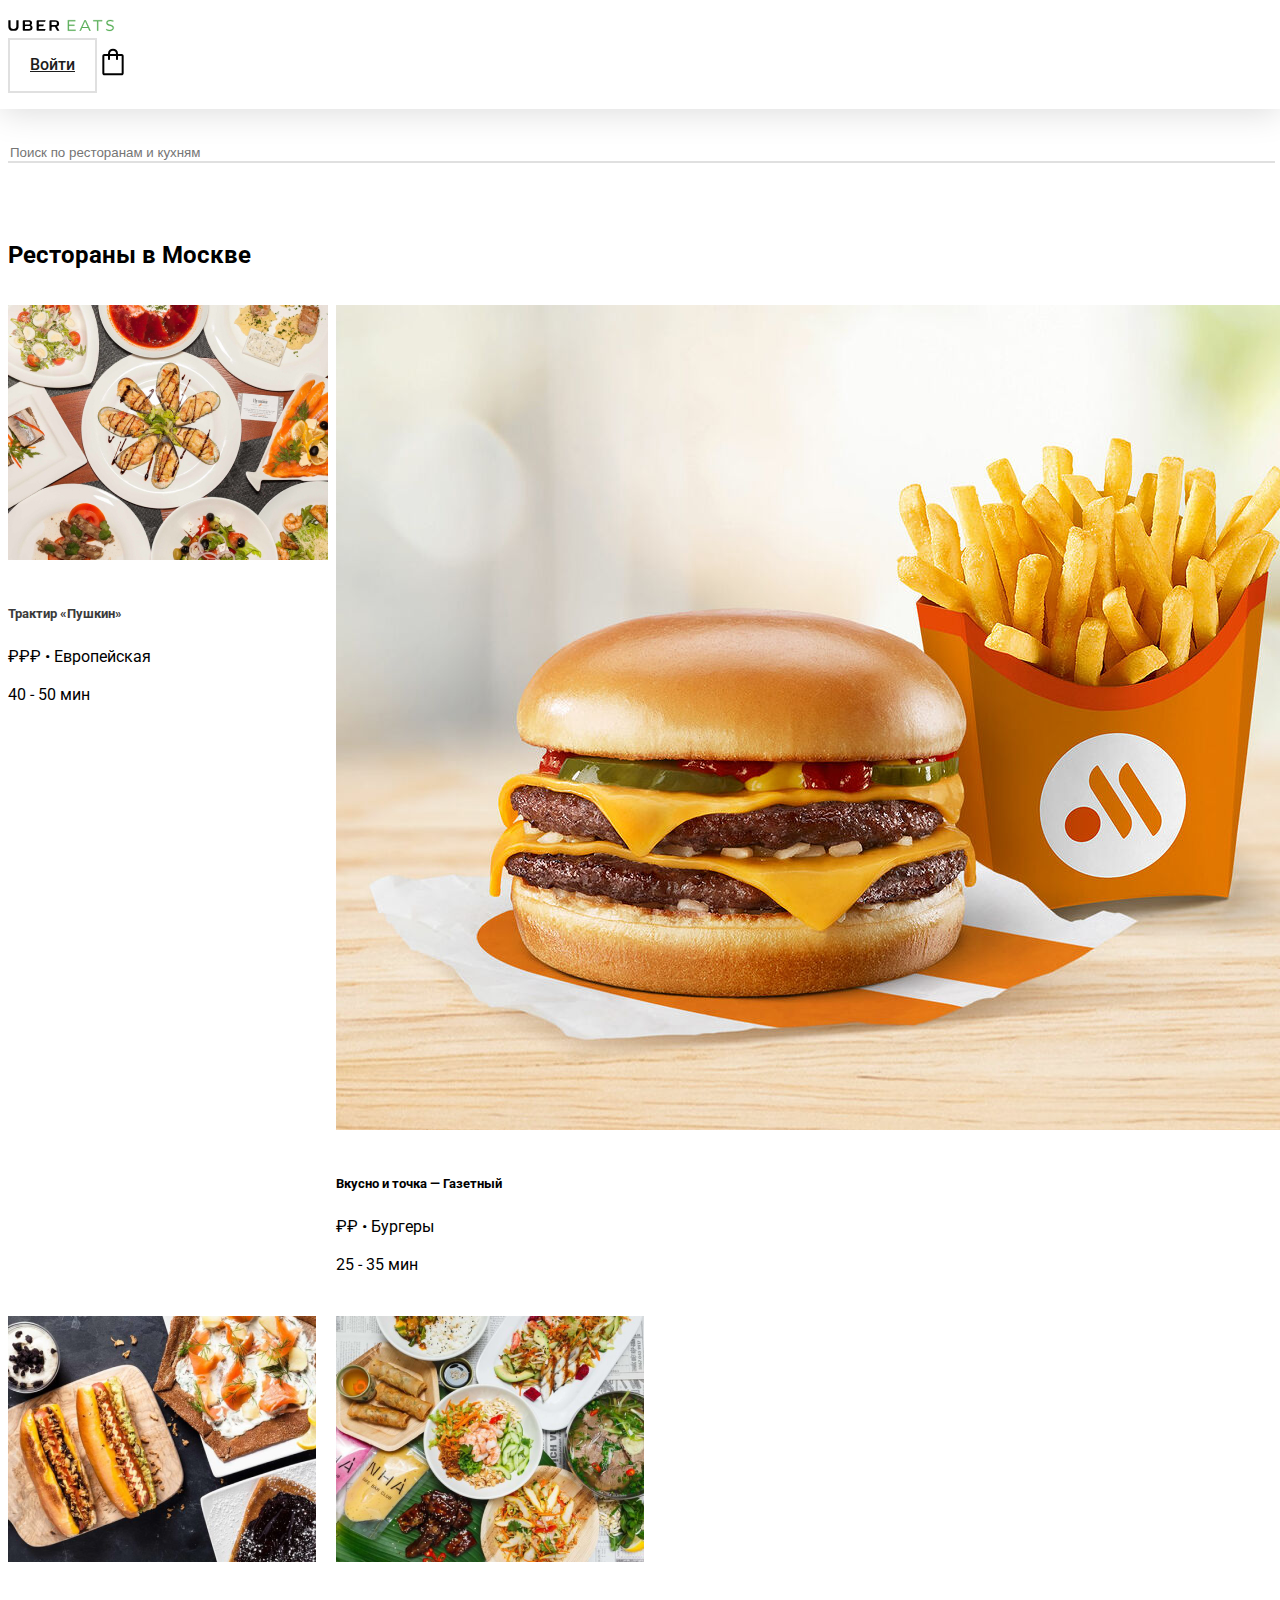
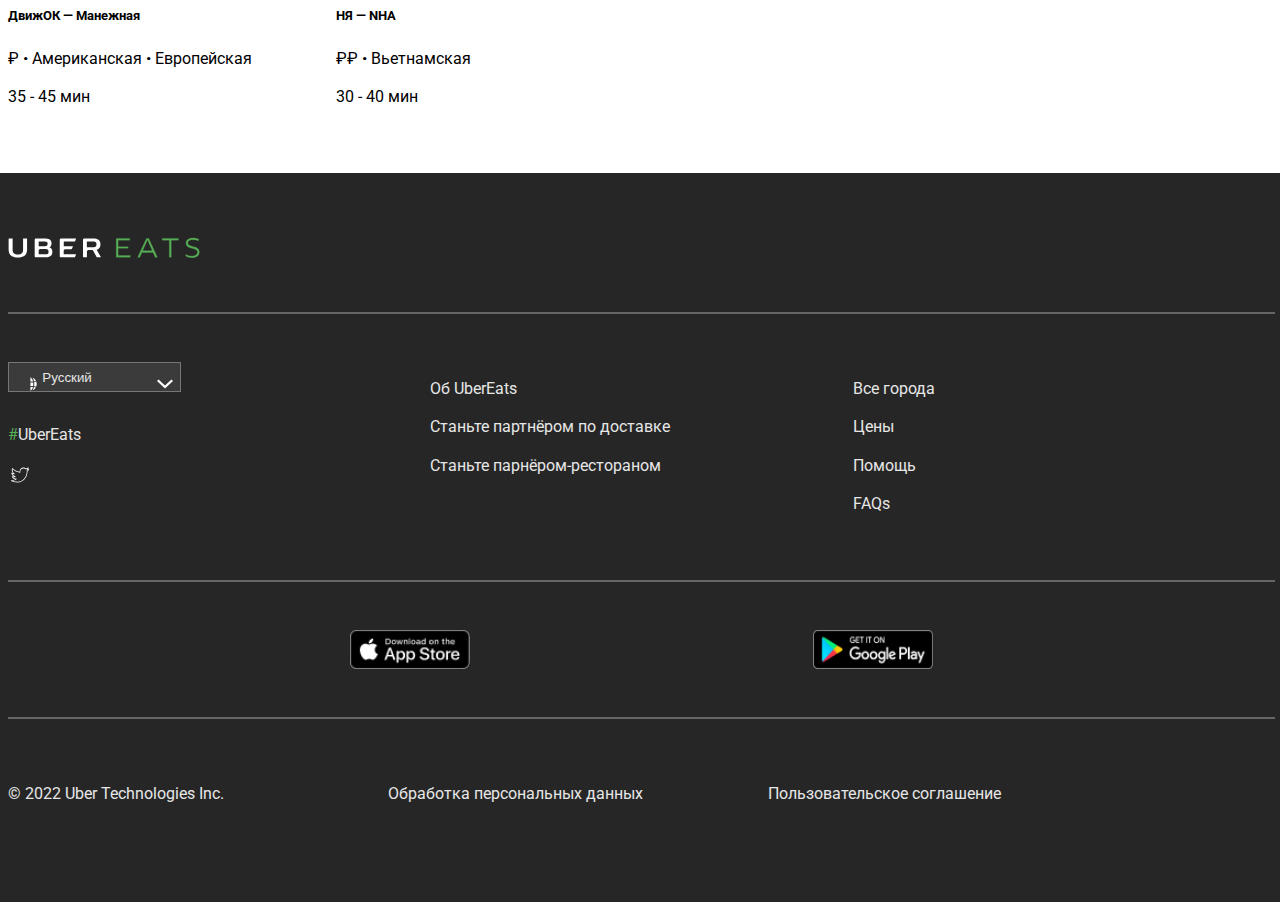
<file: index.html>
<!DOCTYPE html>
<html lang="ru" data-adblockkey="">
<head>
    <meta charset="UTF-8">
    <meta http-equiv="X-UA-Compatible" content="IE=edge">
    <meta name="viewport" content="width=device-width, initial-scale=1.0">
    <meta name="creator" content="Sprada-rus">
    <meta name="description" content="Test site UberEats">

    <link rel="stylesheet" href="main.css">
    <link href="https://cdn.jsdelivr.net/npm/bootstrap@5.1.3/dist/css/bootstrap.min.css" rel="stylesheet" integrity="sha384-1BmE4kWBq78iYhFldvKuhfTAU6auU8tT94WrHftjDbrCEXSU1oBoqyl2QvZ6jIW3" crossorigin="anonymous">    

    <title>UberEats</title>
</head>
<body>
    <header>
        <div class="container-lg d-flex flex-row justify-content-between align-items-center">
            <div class="header__logo">
                <img src="img/logo.svg" alt="Logo">
            </div>
            <div class="header__actions">
                <a href="" class="btn btn-primary btn-uber">Войти</a>
                <a href="" class="btn btn-bag"><img src="img/icons/shopping_bag.svg" alt="shopping_bag"></a>
            </div>
        </div>
    </header>

    <div class="container-lg main-content">
        <div class="search-block">
            <input type="text" placeholder="Поиск по ресторанам и кухням" class="serach-block__input">
        </div>

        <div class="list-elements">
            <h2>Рестораны в Москве</h2>
            
            <div class="list-elements__cards">
                <div class="card">
                    <img src="img/photo-restaurants/pushkin.jpg">
                    <div class="card__descr">
                        <h5><a href="pushkin.html">Трактир «Пушкин»</a></h5>
                        <p>₽₽₽ • Европейская</p>
                        <p>40 - 50 мин</p>
                    </div>
                </div>

                <div class="card">
                    <img src="img/photo-restaurants/Tochka.jpg">
                    <div class="card__descr">
                        <h5>Вкусно и точка — Газетный</h5>
                        <p>₽₽ • Бургеры</p>
                        <p>25 - 35 мин</p>
                    </div>
                </div>

                <div class="card">
                    <img src="img/photo-restaurants/DimSu.png">
                    <div class="card__descr">
                        <h5>DimSum & Co — ЦДМ</h5>
                        <p>₽ • Японская • Китайская • Азиатская</p>
                        <p>40 - 50 мин</p>
                    </div>
                </div>

                <div class="card">
                    <img src="img/photo-restaurants/DvizhOk.png">
                    <div class="card__descr">
                        <h5>ДвижОК — Манежная</h5>
                        <p>₽ • Американская • Европейская</p>
                        <p>35 - 45 мин</p>
                    </div>
                </div>

                <div class="card">
                    <img src="img/photo-restaurants/NHA.png">
                    <div class="card__descr">
                        <h5>НЯ — NHA</h5>
                        <p>₽₽ • Вьетнамская</p>
                        <p>30 - 40 мин</p>
                    </div>
                </div>
            </div>
        </div>
    </div>

    <footer>
        <div class="footer__content container-lg">
            <div class="footer__content--logo">
                <img src="img/white-logo.svg" alt="">
            </div>
            <div class="footer__content--info">

                <div class="language-media">
                    <div class="uber-select">
                        <span class="select-world"></span>
                        <select name="language" id="language">
                            <option value="1" selected>Русский</option>
                        </select>
                        <span class="select-arrow"></span>
                    </div>
                    
    
                    <div class="social-media">
                        <p>
                            <span class="hashtag">#</span>UberEats
                        </p>
                        <img src="img/icons/twitter.svg" alt="">
                    </div>
                </div>    
                

                <div class="about-1">
                    <p>Об UberEats</p>
                    <p>Станьте партнёром по доставке</p>
                    <p>Станьте парнёром-рестораном</p>
                </div>

                <div class="about-2">
                    <p>Все города</p>
                    <p>Цены</p>
                    <p>Помощь</p>
                    <p>FAQs</p>
                </div>

            </div>
            <div class="footer__content--apps">
                <img src="img/apps/app-store.png" alt="App store">
                <img src="img/apps/google-play.png" alt="Google play">
            </div>
            <div class="footer__content--copyright">
                <p>© 2022 Uber Technologies Inc.</p>
                <p>Обработка персональных данных</p>
                <p>Пользовательское соглашение</p>
            </div>
            <button class="btn btn-up" onclick="toTop"><img src="img/icons/arrow_upward.svg"></button>
        </div>
        
    </footer>

    <!-- <script src="https://cdn.jsdelivr.net/npm/bootstrap@5.1.3/dist/js/bootstrap.bundle.min.js" integrity="sha384-ka7Sk0Gln4gmtz2MlQnikT1wXgYsOg+OMhuP+IlRH9sENBO0LRn5q+8nbTov4+1p" crossorigin="anonymous"></script> -->
    <script>
        function toTop(e) {
            document.body.scrollTop = 0;
            document.documentElement.scrollTop = 0;
            console.log('Event!')
        }

        document.querySelector('.btn-up').addEventListener('click', toTop);
    </script>
</body>
</html>
</file>
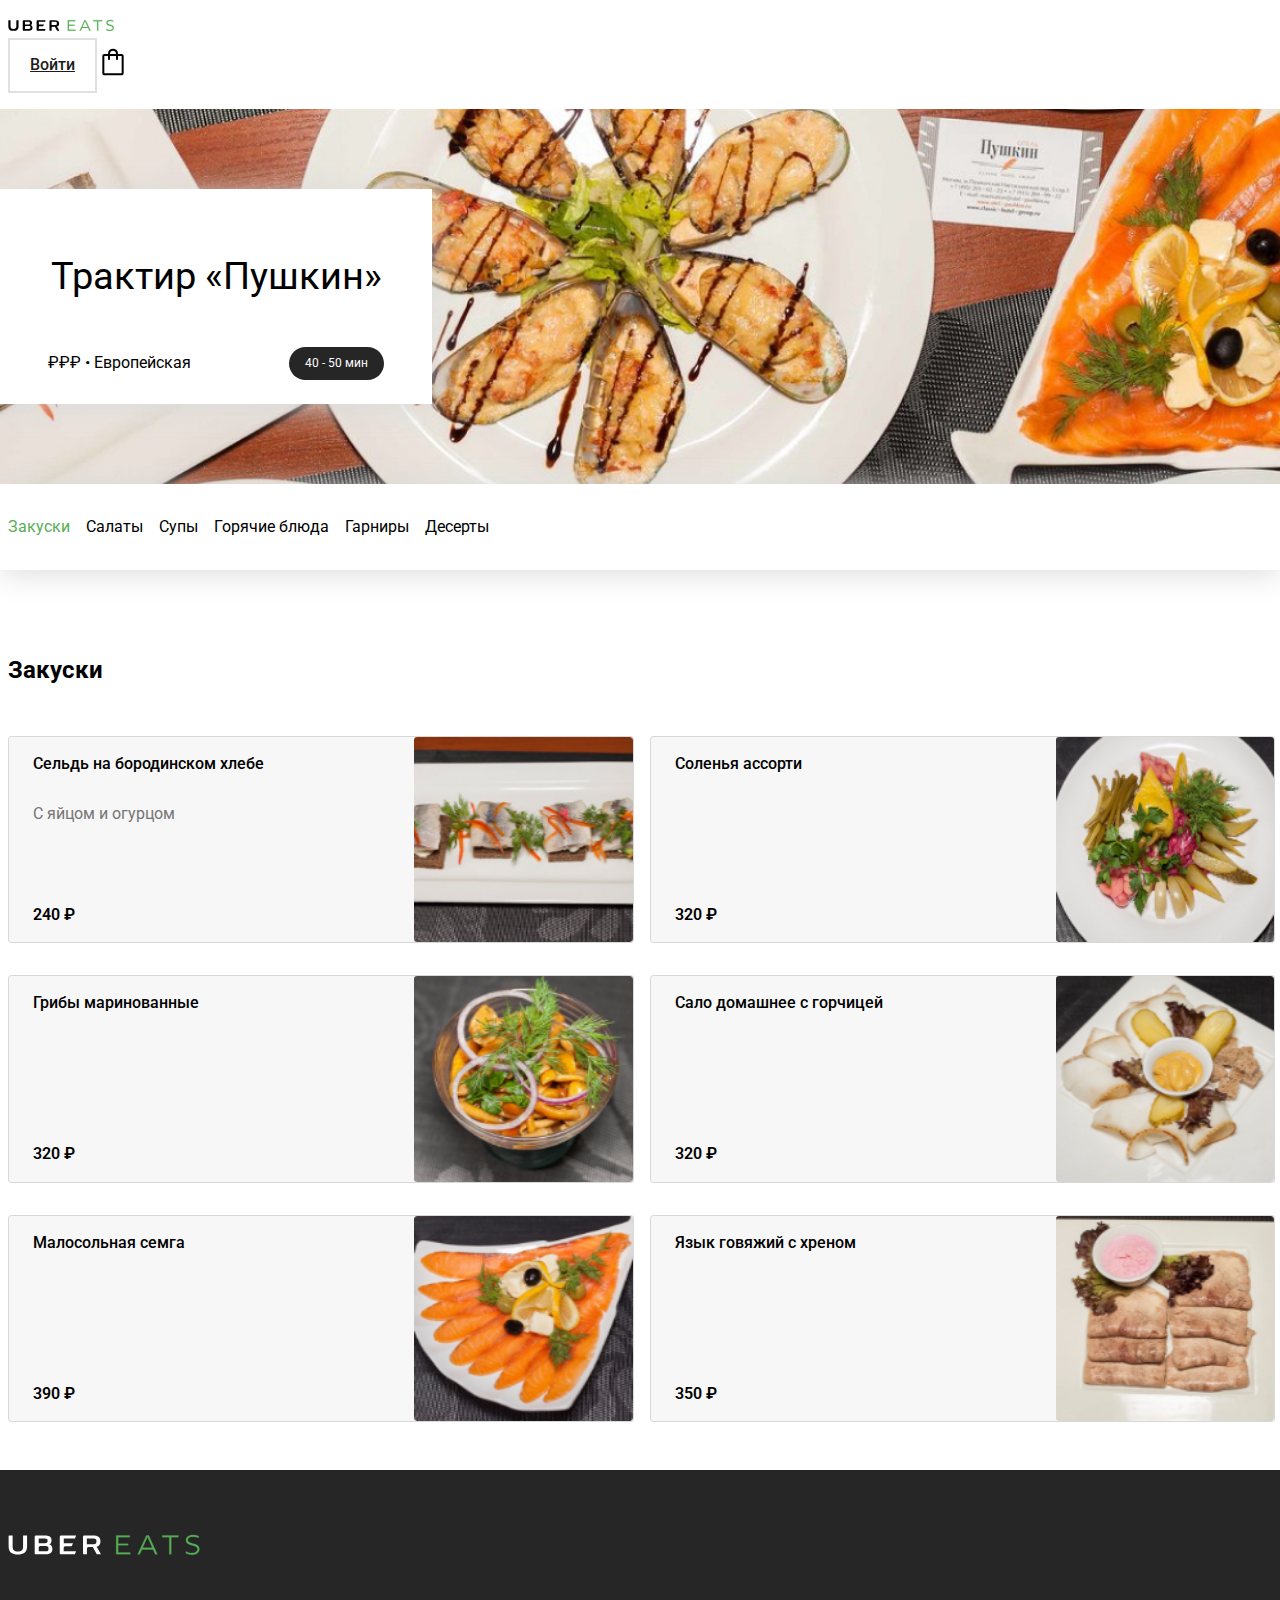
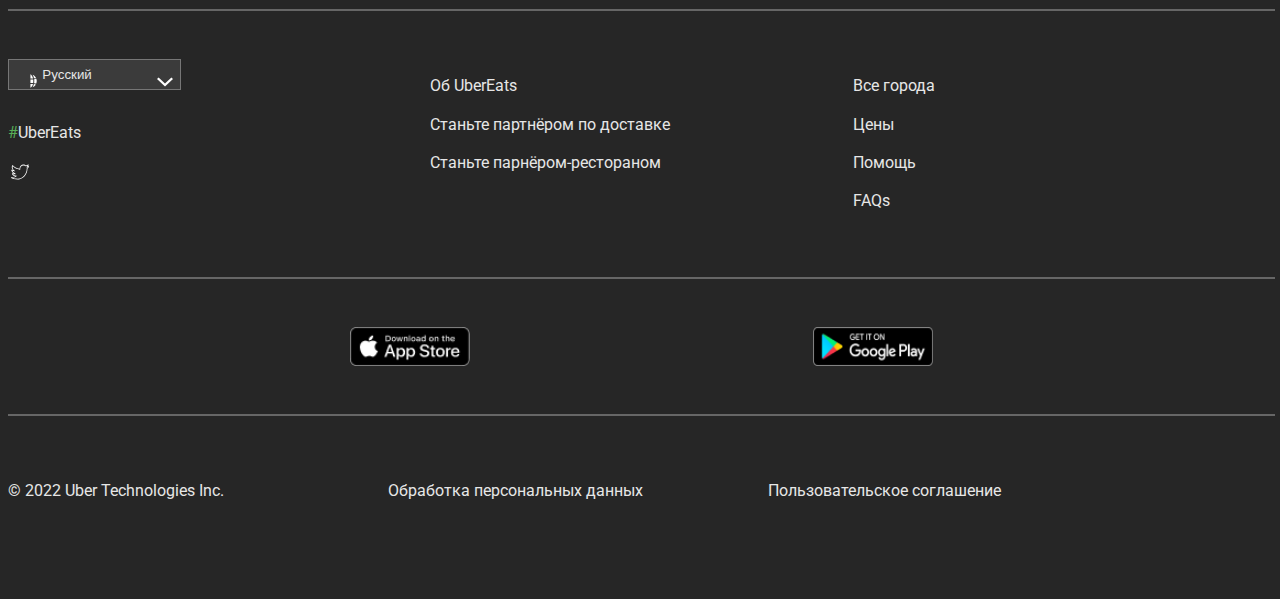
<file: pushkin.html>
<!DOCTYPE html>
<html lang="ru" data-adblockkey="">
<head>
    <meta charset="UTF-8">
    <meta http-equiv="X-UA-Compatible" content="IE=edge">
    <meta name="viewport" content="width=device-width, initial-scale=1.0">
    <meta name="creator" content="Sprada-rus">
    <meta name="description" content="Test site UberEats">

    <link rel="stylesheet" href="main.css">
    <link href="https://cdn.jsdelivr.net/npm/bootstrap@5.1.3/dist/css/bootstrap.min.css" rel="stylesheet" integrity="sha384-1BmE4kWBq78iYhFldvKuhfTAU6auU8tT94WrHftjDbrCEXSU1oBoqyl2QvZ6jIW3" crossorigin="anonymous">

    <title>UberEats: Пушкин</title>
</head>
<body>
    <header>
        <div class="container-lg d-flex flex-row justify-content-between align-items-center">
            <div class="header__logo">
                <img src="img/logo.svg" alt="Logo">
            </div>
            <div class="header__actions">
                <a href="" class="btn btn-primary btn-uber">Войти</a>
                <a href="" class="btn btn-bag"><img src="img/icons/shopping_bag.svg" alt="shopping_bag"></a>
            </div>
        </div>
    </header>

    <div class="wallpaper-restaurant" style="--bg-image-x: url('../img/photo-restaurants/pushkin.jpg'); --bg-image-l: url('../img/photo-restaurants/pushkin-wallpaper-large.png'); --bg-image: url('../img/photo-restaurants/pushkin-wallpaper-max.jpg')">
        <div class="container-lg">
            <div class="restaurant-title">
                <h3>Трактир «Пушкин»</h3>
                <div class="restaurant-title__desc">
                    <div>₽₽₽ • Европейская</div>
                    <div class="time">40 - 50 мин</div>
                </div>
            </div>
        </div>
    </div>

    <div class="back-menu">
        <div class="container-lg main-content restaurant-menu">
            <div class="restaurant-menu__item">            
                <input type="radio" name="menu" id="snacks" checked>
                <label for="snacks">Закуски</label>
            </div>
            <div class="restaurant-menu__item">            
                <input type="radio" name="menu" id="salads">
                <label for="salads">Салаты</label>
            </div>
            <div class="restaurant-menu__item">            
                <input type="radio" name="menu" id="soup">
                <label for="soup">Супы</label>
            </div>
            <div class="restaurant-menu__item">            
                <input type="radio" name="menu" id="main_course">
                <label for="main_course">Горячие блюда</label>
            </div>
            <div class="restaurant-menu__item">            
                <input type="radio" name="menu" id="side_dish">
                <label for="side_dish">Гарниры</label>
            </div>
            <div class="restaurant-menu__item">            
                <input type="radio" name="menu" id="desserts">
                <label for="desserts">Десерты</label>
            </div>
        </div>
        
    </div>
    
    <div class="container-lg main-content restaurant-items">
        <div class="list-elements">
            <h2>Закуски</h2>
            <hr size="1">
            
            <div class="list-elements__items">
                <div class="item">
                    <div class="item__main">
                        <div class="title">Сельдь на бородинском хлебе</div>
                        <div class="desc">С яйцом и огурцом</div>
                        <div class="price">240 ₽</div>
                    </div>
                    <img src="img/puskin-items/seld.jpg" alt="" class="item__image">
                </div>
                <div class="item">
                    <div class="item__main">
                        <div class="title">Соленья ассорти</div>
                        <div class="desc"></div>
                        <div class="price">320 ₽</div>
                    </div>
                    <img src="img/puskin-items/solenya.jpg" alt="" class="item__image">
                </div>
                <div class="item">
                    <div class="item__main">
                        <div class="title">Грибы маринованные</div>
                        <div class="desc"></div>
                        <div class="price">320 ₽</div>
                    </div>
                    <img src="img/puskin-items/mashrooms.png" alt="" class="item__image">
                </div>
                <div class="item">
                    <div class="item__main">
                        <div class="title">Сало домашнее с горчицей</div>
                        <div class="desc"></div>
                        <div class="price">320 ₽</div>
                    </div>
                    <img src="img/puskin-items/salo.png" alt="" class="item__image">
                </div>
                <div class="item">
                    <div class="item__main">
                        <div class="title">Малосольная семга</div>
                        <div class="desc"></div>
                        <div class="price">390 ₽</div>
                    </div>
                    <img src="img/puskin-items/semga.png" alt="" class="item__image">
                </div>
                <div class="item">
                    <div class="item__main">
                        <div class="title">Язык говяжий с хреном</div>
                        <div class="desc"></div>
                        <div class="price">350 ₽</div>
                    </div>
                    <img src="img/puskin-items/yazik.png" alt="" class="item__image">
                </div>
            </div>
        </div>
    </div>

    <footer>
        <div class="footer__content container-lg">
            <div class="footer__content--logo">
                <img src="img/white-logo.svg" alt="">
            </div>
            <div class="footer__content--info">

                <div class="language-media">
                    <div class="uber-select">
                        <span class="select-world"></span>
                        <select name="language" id="language">
                            <option value="1" selected>Русский</option>
                        </select>
                        <span class="select-arrow"></span>
                    </div>
                    
    
                    <div class="social-media">
                        <p>
                            <span class="hashtag">#</span>UberEats
                        </p>
                        <img src="img/icons/twitter.svg" alt="">
                    </div>
                </div>    
                

                <div class="about-1">
                    <p>Об UberEats</p>
                    <p>Станьте партнёром по доставке</p>
                    <p>Станьте парнёром-рестораном</p>
                </div>

                <div class="about-2">
                    <p>Все города</p>
                    <p>Цены</p>
                    <p>Помощь</p>
                    <p>FAQs</p>
                </div>

            </div>
            <div class="footer__content--apps">
                <img src="img/apps/app-store.png" alt="App store">
                <img src="img/apps/google-play.png" alt="Google play">
            </div>
            <div class="footer__content--copyright">
                <p>© 2022 Uber Technologies Inc.</p>
                <p>Обработка персональных данных</p>
                <p>Пользовательское соглашение</p>
            </div>
            <button class="btn btn-up" onclick="toTop"><img src="img/icons/arrow_upward.svg"></button>
        </div>
        
    </footer>
</body>
</html>
</file>
<file: main.css>
@import url('https://fonts.googleapis.com/css2?family=Roboto:wght@300;400;500;700&display=swap');
@import url(themes/card_theme.css);

:root {
    box-sizing: border-box;
    --green-primary: hsl(119, 35%, 51%);
    --btn-border-color: hsl(0, 0%, 88%);
    --text-color: hsl(0, 0%, 11%);
}

*,
*::after,
*::before {
    box-sizing: inherit;
}

body {
    margin: 0;
    font-family: Roboto, sans-serif !important;
    line-height: 1.4;
}

header {
    padding: 1em 1em 1em .5em;
    box-shadow: 0px 0.2em 2em hsl(0, 0%, 86%);
}

.header__logo {
    font-weight: 500;
    text-transform: uppercase;
    letter-spacing: .1em;
}

.header__logo > span {
    color: var(--green-primary);
    font-weight: 400;
}

.header__actions {
    display: flex;
    display: row;
    align-items: center;
}

.header__actions .btn.btn-uber {
    border-radius: 0;
    background-color: transparent;
    color: var(--text-color);
    border: 2px solid var(--btn-border-color);
    font-weight: 500;
    padding: .875em 1.25em;
    transition: background-color .3s linear, color .3s linear;
}

.header__actions .btn.btn-uber:hover {
    background-color: var(--green-primary);
    color: hsl(0, 0%, 90%);
    border: 2px solid var(--green-primary);
}

.header__actions .btn.btn-bag {
    display: none;
}

.header__actions .btn.btn-bag > img {
    width: 2rem;
    height: 2rem;
}

.container-lg.main-content {
    padding: 2em .3em 2em .5em;
}

.serach-block__input {
    width: 100%;
    border-top: 0;
    border-right: 0;
    border-left: 0;
    border-bottom: 2px solid var(--btn-border-color);
}

.serach-block__input:focus,
.serach-block__input:focus-visible {
    outline: none;
}

.list-elements {
    padding-top: 3.5em;
}

.list-elements__cards {
    padding-top: .8em;
    display: flex;
    flex-flow: column;
}

.list-elements__cards .card {
    flex: 1;
    border: none;
}

.list-elements__cards .card + .card {
    margin-top: .8em;
}

.card__descr {
    padding: 1em 0 1.5em 0;
}

.card__descr > p {
    margin-bottom: .5em;
}

.card__descr a{
    text-decoration: none;
    color: #3B3B3B;
}

.card__descr a:hover,
.card__descr a:active,
.card__descr a:focus{
    color: #3B3B3B;
}

footer {
    background-color: hsl(0, 0%, 15%);
    color: hsl(0, 0%, 90%);
}

.footer__content {
    padding: 1em .3em 2em .5em;
}

.footer__content > div {
    padding: 3em 0;
}

.footer__content > div + div {
    border-top: 2px solid hsl(0, 0%, 40%);
}

.footer__content--info .uber-select {
    position: relative;
    width: 10.8em;
}

.footer__content--info select {
    width: 100%;
    padding: 0.5em 2.5em;
    background-color: #3B3B3B;
    color: inherit;
    appearance: none;
}

.footer__content--info .select-world {
    content: url(img/icons/world.svg);
    width: 1rem;
    height: 1rem;
    display: block;
    position: absolute;
    top: .85em;
    left: .85em;
    pointer-events: none;
}

.footer__content--info .select-arrow {
    content: url(img/icons/arrow.svg);
    width: 1em;
    height: 1em;
    position: absolute;
    top: .9em;
    right: .5em;
    pointer-events: none;
}

.footer__content--info .social-media,
.footer__content--info .about-1 {
    margin-top: 2em;
}

.footer__content--info  .social-media .hashtag{
    color: var(--green-primary);
}

.footer__content--info  .social-media img{
    max-width: 2em;
}


.footer__content--apps {
    display: flex;
    justify-content: space-evenly;
    padding: 1em 0;
}

.footer__content--apps img {
    width: 7.5rem;
}

footer  .btn.btn-up {
    display: none;
}

@media (min-width: 768px) {
    .header__actions .btn.btn-bag{
        display: block;
    }

    .list-elements__cards {
        padding-top: .8em;
        display: grid;
        grid-template-columns: 1fr 1fr;
        gap: .5em;
    }

    .list-elements__cards .card img {
        flex: 1;
    }
    
    .list-elements__cards .card + .card {
        margin-top: 0;
    }

    footer {
        position: relative;
    }

    .footer__content--info{
        display: flex;
        flex-flow: row wrap;
    }

    .footer__content--info > div{ 
        flex: 1 1;
    }

    .footer__content--info .social-media{
        order: 3;
        flex: 1 1 100%;
    }

    .footer__content--info .about-1 {
        margin-top: 0;
    }

    .footer__content--copyright{
        display: flex;
        justify-content: flex-start;
    }

    .footer__content--copyright > * {
        flex: 0 0 30%;
    }

    footer .btn-up {
        display: block;
        position: sticky;
        margin: 0;
        bottom: 1em;
        left: 88vw;
        padding: 1em 1em;
        background-color: var(--green-primary);
        border-radius: 0;
    }

    footer .btn-up > img {
        pointer-events: none;
    }
}

@media (min-width: 1124px){

    .list-elements__cards {
        grid-template-columns: 1fr 1fr 1fr;
    }

    .list-elements__cards .card img {
        flex: 1;
    }



}
</file>
